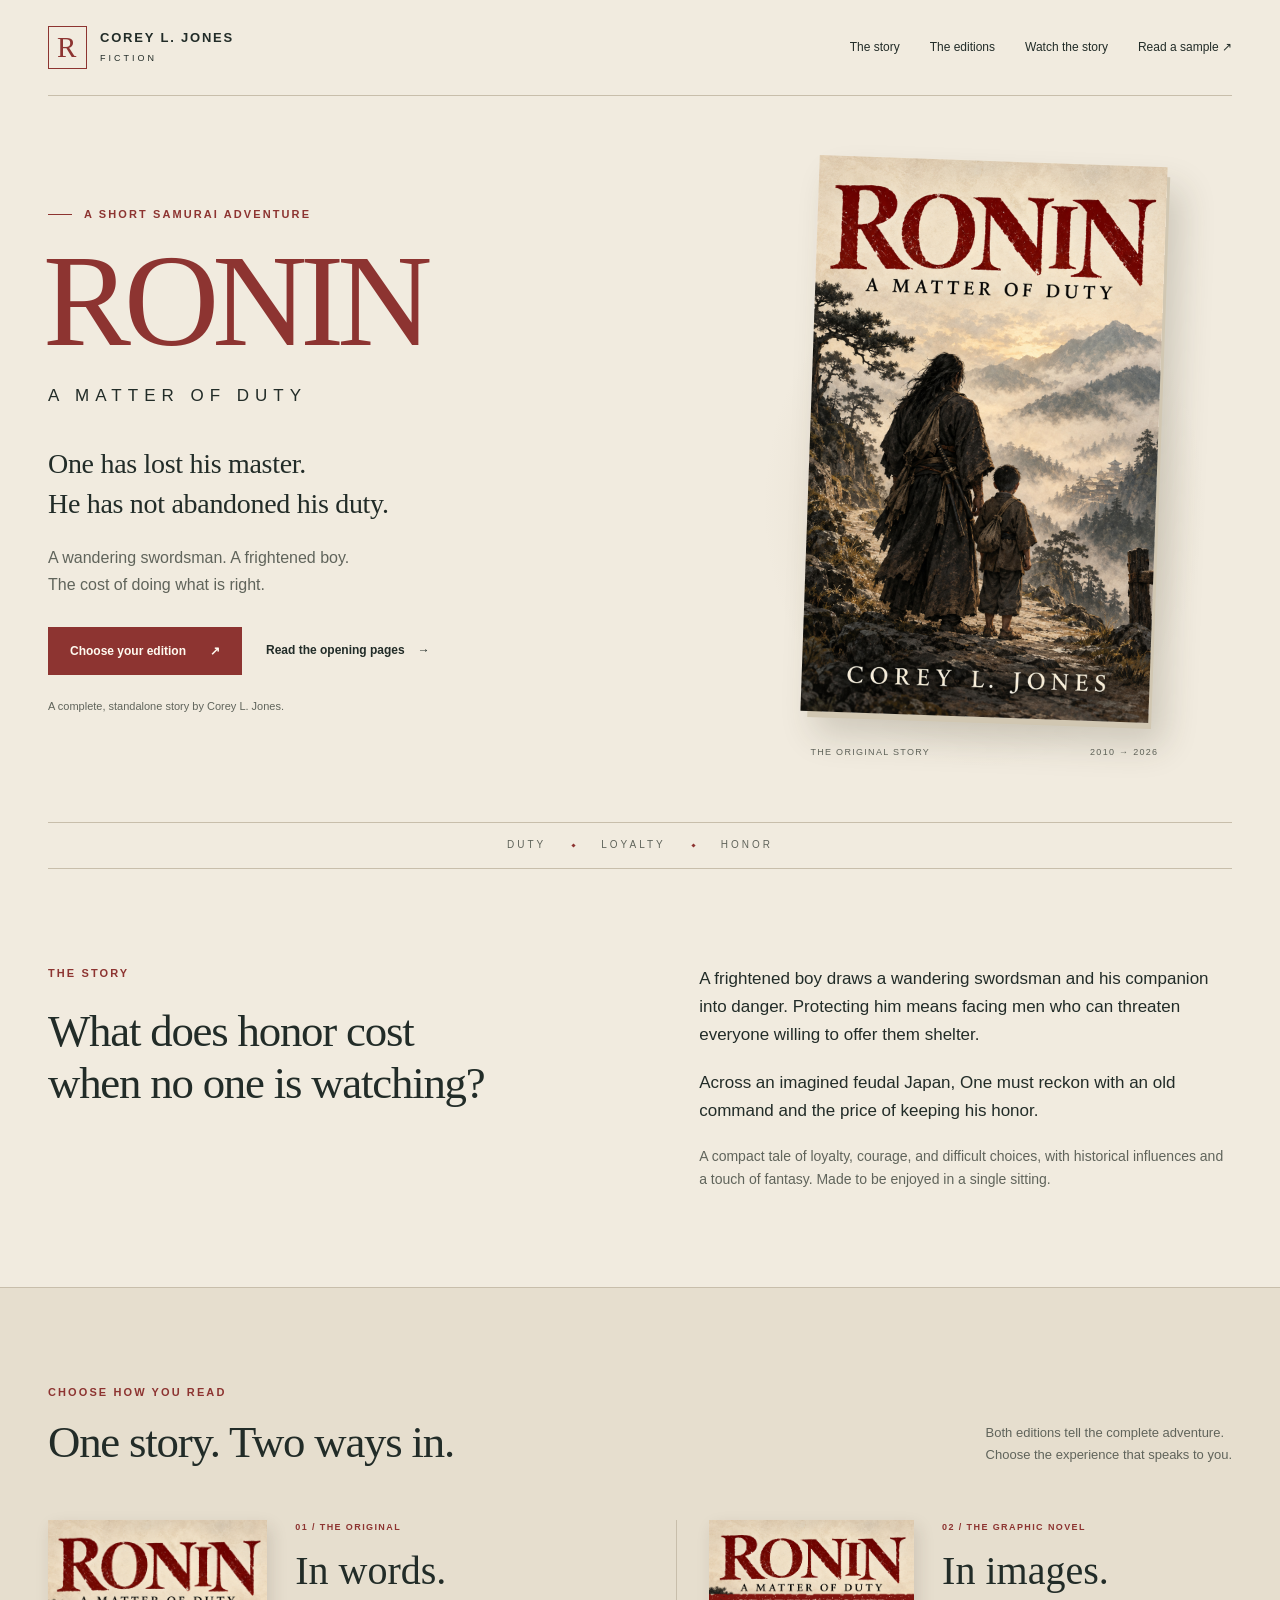
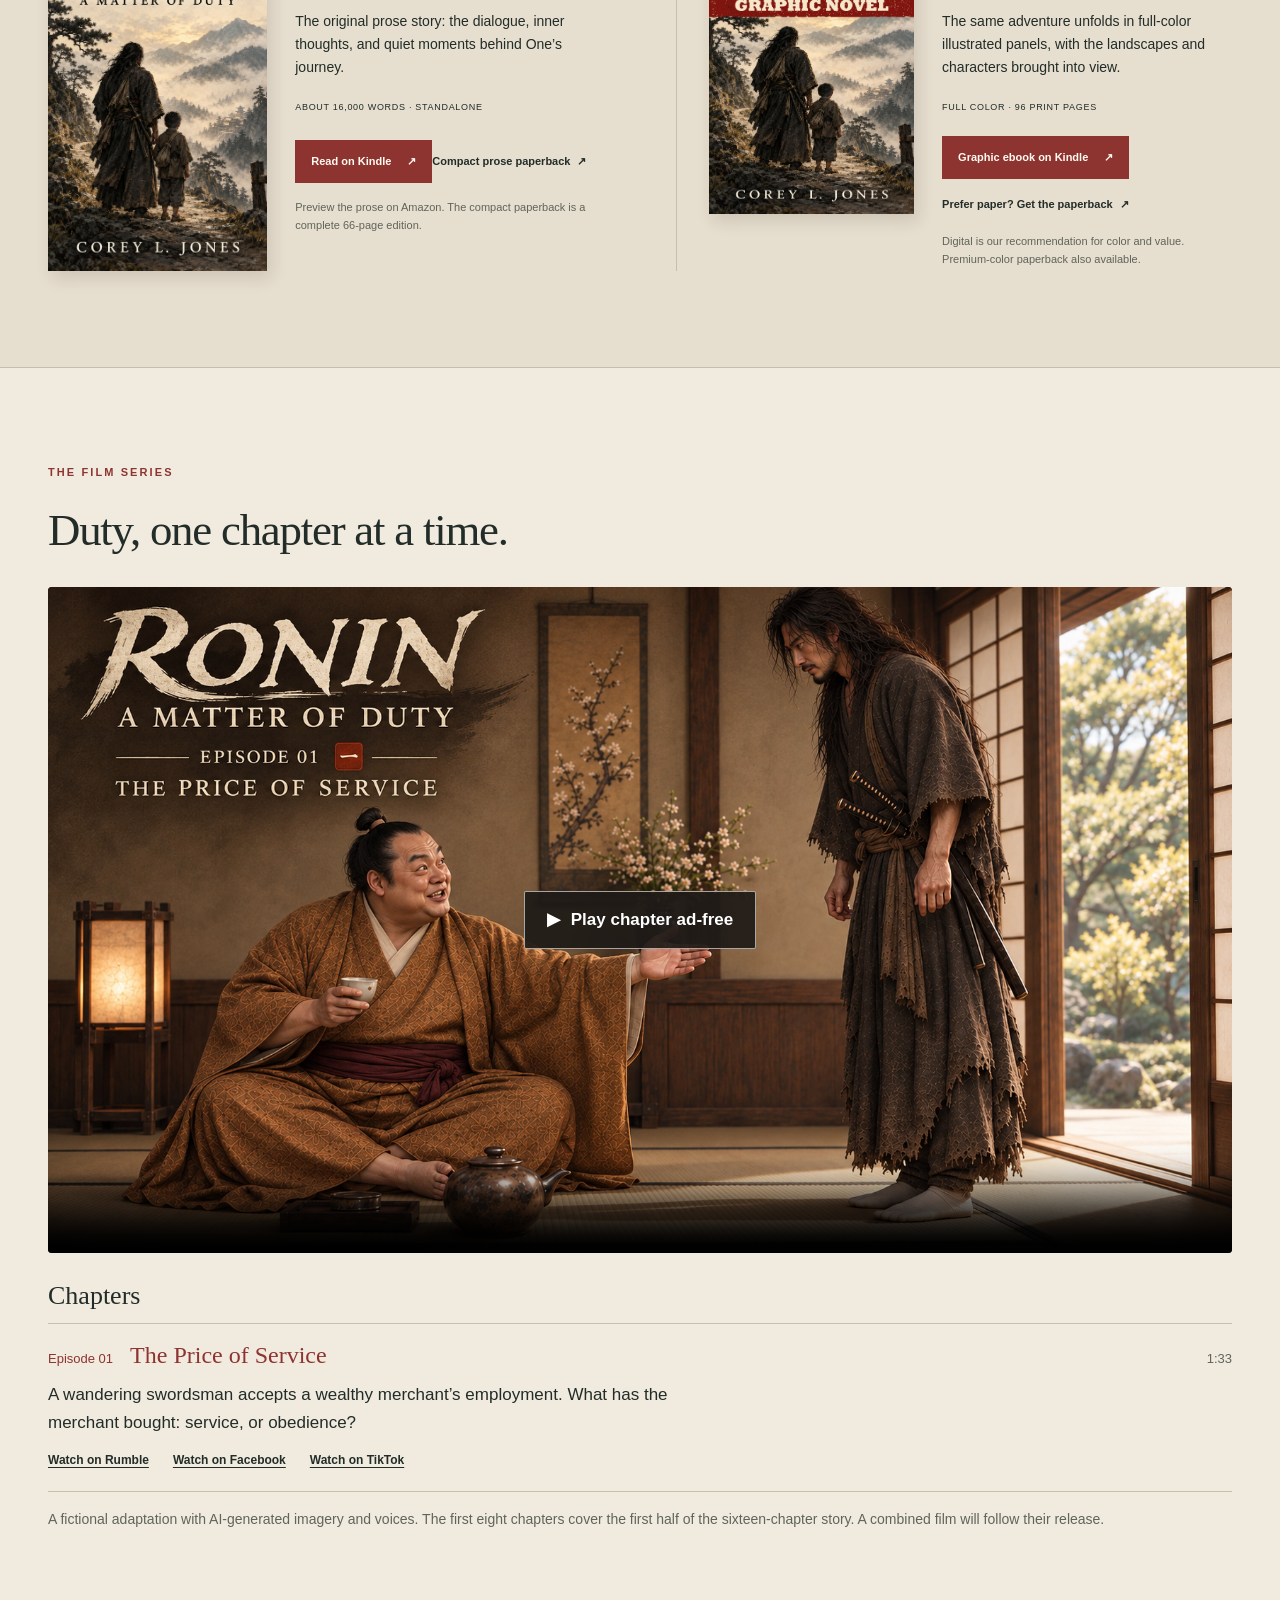
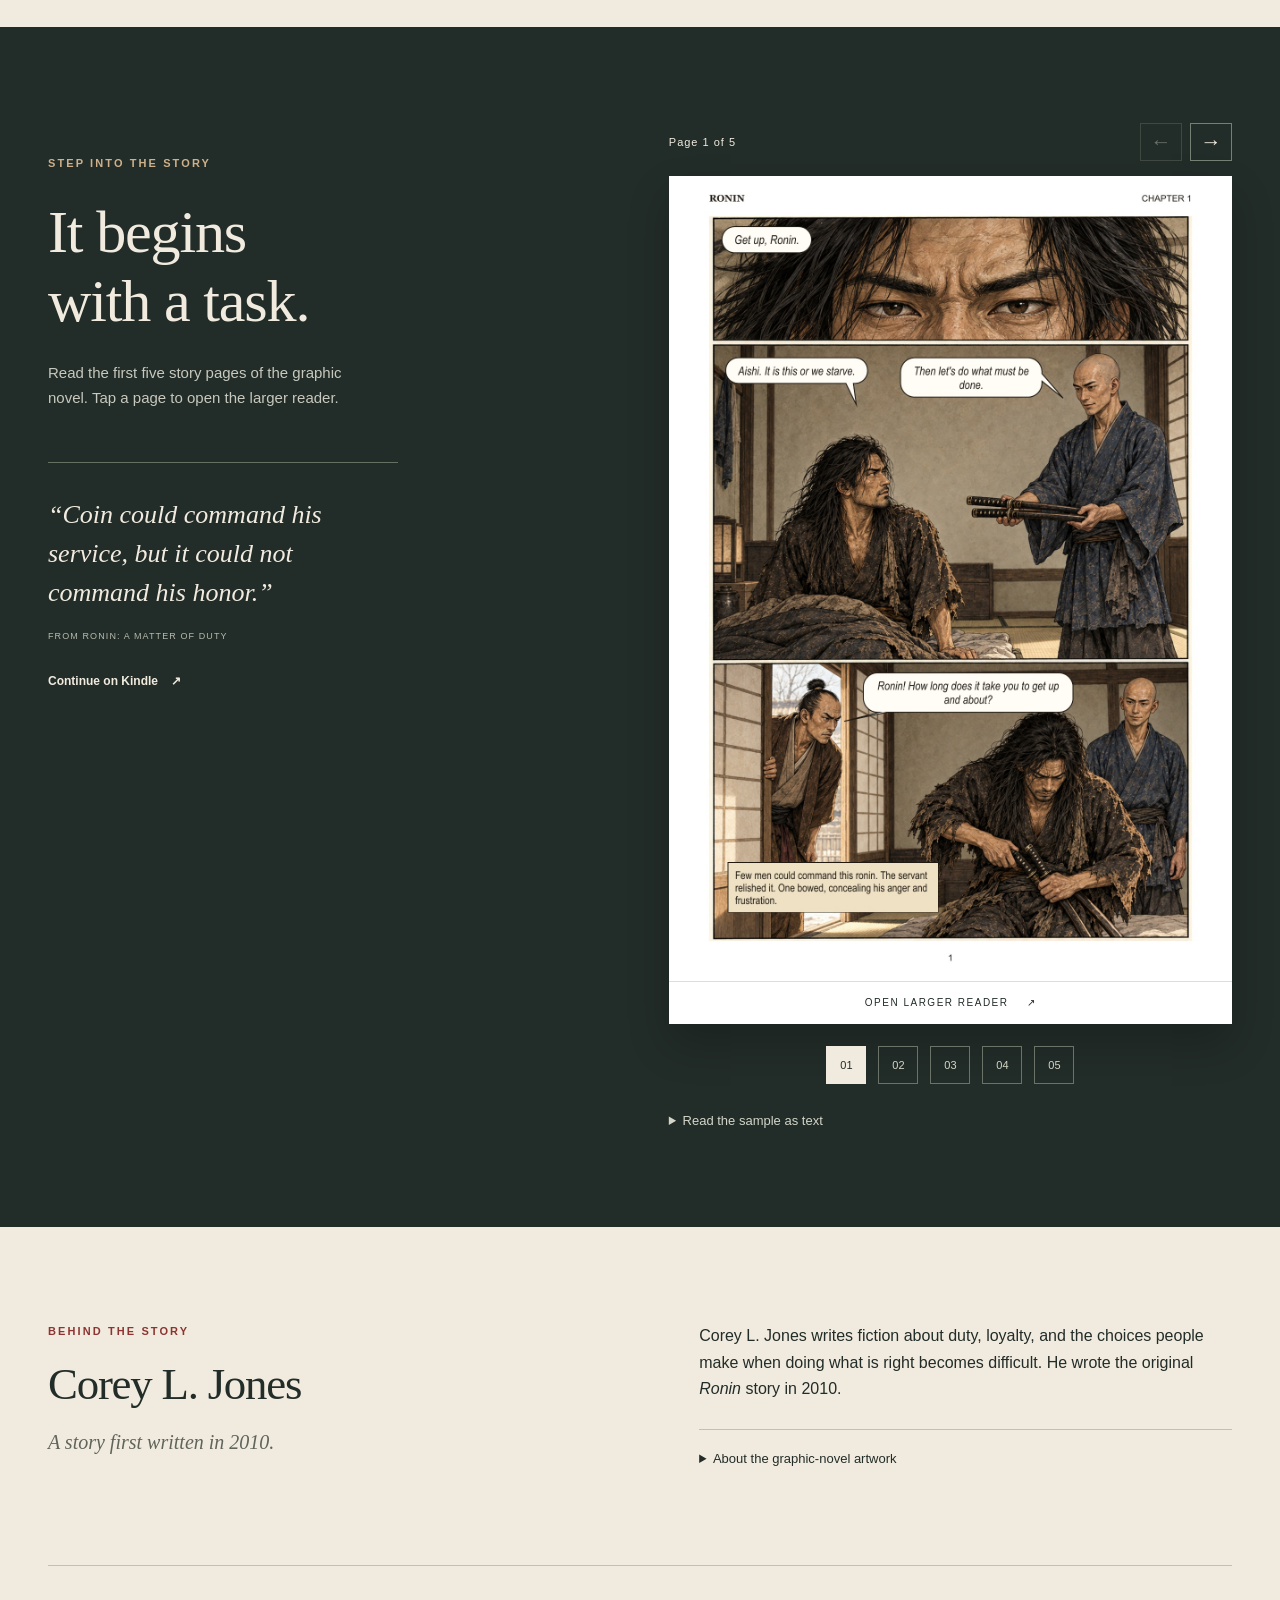
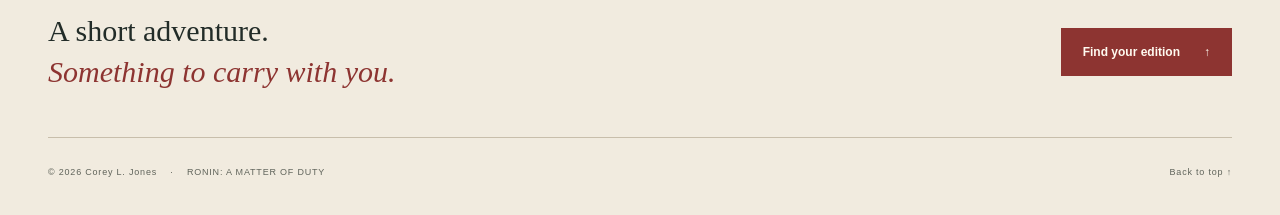
<file: public/ronin/index.html>
<!doctype html>
<html lang="en">
<head>
  <meta charset="utf-8">
  <meta name="viewport" content="width=device-width, initial-scale=1">
  <meta name="theme-color" content="#222c28">
  <title>Ronin: A Matter of Duty — Corey L. Jones</title>
  <meta name="description" content="A complete samurai adventure by Corey L. Jones. Discover Ronin: A Matter of Duty in original prose or a full-color graphic novel, and read the opening pages.">
  <link rel="canonical" href="https://echoofhumanity.net/ronin/">
  <link rel="icon" type="image/svg+xml" href="./assets/mark.svg">
  <meta property="og:type" content="book">
  <meta property="og:title" content="Ronin: A Matter of Duty — Corey L. Jones">
  <meta property="og:description" content="One has lost his master. He has not abandoned his duty. A complete samurai adventure in prose and full-color art.">
  <meta property="og:url" content="https://echoofhumanity.net/ronin/">
  <meta property="og:image" content="https://echoofhumanity.net/ronin/assets/share.jpg">
  <meta property="og:image:width" content="970">
  <meta property="og:image:height" content="600">
  <meta property="og:image:alt" content="Ronin: A Matter of Duty, original prose and graphic novel by Corey L. Jones">
  <meta name="twitter:card" content="summary_large_image">
  <link rel="stylesheet" href="./ronin.css">
  <script src="./ronin.js" defer></script>
  <script type="application/ld+json">
  {"@context":"https://schema.org","@type":"WebPage","name":"Ronin: A Matter of Duty","url":"https://echoofhumanity.net/ronin/","mainEntity":{"@type":"Book","name":"Ronin: A Matter of Duty","author":{"@type":"Person","name":"Corey L. Jones"},"inLanguage":"en","genre":["Samurai adventure","Fiction"],"image":"https://echoofhumanity.net/ronin/assets/prose-cover.jpg","workExample":[{"@type":"Book","name":"Ronin: A Matter of Duty","bookFormat":"https://schema.org/EBook","url":"https://www.amazon.com/dp/B0HL51H4W1"},{"@type":"Book","name":"Ronin: A Matter of Duty — Graphic Novel","bookFormat":"https://schema.org/EBook","url":"https://www.amazon.com/dp/B0HP73ZHTZ"},{"@type":"Book","name":"Ronin: A Matter of Duty — Graphic Novel","bookFormat":"https://schema.org/Paperback","isbn":"9798177969534","numberOfPages":96,"url":"https://www.amazon.com/dp/B0HP72GLCR"}]}}
  </script>
</head>
<body>
  <a class="skip" href="#main">Skip to content</a>
  <header class="masthead wrap" id="top">
    <a class="wordmark" href="#top" aria-label="Corey L. Jones, top of page"><span class="seal" aria-hidden="true">R</span><span>COREY L. JONES<small>FICTION</small></span></a>
    <nav aria-label="Ronin navigation"><a href="#story">The story</a><a href="#editions">The editions</a><a href="#film">Watch the story</a><a href="#sample">Read a sample <span aria-hidden="true">↗</span></a></nav>
  </header>
  <main id="main">
    <section class="hero wrap" aria-labelledby="book-title">
      <div class="hero-copy">
        <p class="eyebrow"><span></span> A SHORT SAMURAI ADVENTURE</p>
        <h1 id="book-title">RONIN</h1>
        <p class="subtitle">A MATTER OF DUTY</p>
        <p class="hero-hook">One has lost his master. <br><em>He has not abandoned his duty.</em></p>
        <p class="hero-description">A wandering swordsman. A frightened boy. <br>The cost of doing what is right.</p>
        <div class="actions"><a class="button primary" href="#editions">Choose your edition <span aria-hidden="true">↗</span></a><a class="text-link" href="#sample">Read the opening pages <span aria-hidden="true">→</span></a></div>
        <p class="hero-note">A complete, standalone story by Corey L. Jones.</p>
      </div>
      <figure class="hero-book"><div class="cover-shadow"><img src="./assets/prose-cover.jpg" width="1984" height="3172" fetchpriority="high" alt="Ronin: A Matter of Duty by Corey L. Jones. A swordsman and a boy walk toward a misty mountain valley."></div><figcaption>THE ORIGINAL STORY <span>2010 → 2026</span></figcaption></figure>
    </section>
    <div class="chapter-rule wrap" aria-hidden="true"><span>DUTY</span><i></i><span>LOYALTY</span><i></i><span>HONOR</span></div>
    <section class="story wrap section" id="story" aria-labelledby="story-title">
      <div><p class="eyebrow">THE STORY</p><h2 id="story-title">What does honor cost <br>when no one is watching?</h2></div>
      <div class="story-copy"><p>A frightened boy draws a wandering swordsman and his companion into danger. Protecting him means facing men who can threaten everyone willing to offer them shelter.</p><p>Across an imagined feudal Japan, One must reckon with an old command and the price of keeping his honor.</p><p class="quiet">A compact tale of loyalty, courage, and difficult choices, with historical influences and a touch of fantasy. Made to be enjoyed in a single sitting.</p></div>
    </section>
    <section class="editions section" id="editions" aria-labelledby="editions-title">
      <div class="wrap">
        <div class="section-heading"><div><p class="eyebrow">CHOOSE HOW YOU READ</p><h2 id="editions-title">One story. Two ways in.</h2></div><p>Both editions tell the complete adventure. <br>Choose the experience that speaks to you.</p></div>
        <div class="edition-grid">
          <article class="edition">
            <a class="edition-cover" href="https://www.amazon.com/dp/B0HL51H4W1" aria-label="View the original Ronin prose ebook on Amazon"><img src="./assets/prose-cover.jpg" width="1984" height="3172" loading="lazy" alt="Cover of the original Ronin prose edition"></a>
            <div class="edition-copy"><p class="edition-number">01 / THE ORIGINAL</p><h3>In words.</h3><p>The original prose story: the dialogue, inner thoughts, and quiet moments behind One’s journey.</p><p class="specs">ABOUT 16,000 WORDS · STANDALONE</p><a class="button primary" href="https://www.amazon.com/dp/B0HL51H4W1">Read on Kindle <span aria-hidden="true">↗</span></a><a class="text-link print-link" href="https://www.amazon.com/dp/B0HPYT8Q4J">Compact prose paperback <span aria-hidden="true">↗</span></a><p class="buy-note">Preview the prose on Amazon. The compact paperback is a complete 66-page edition.</p></div>
          </article>
          <article class="edition">
            <a class="edition-cover" href="https://www.amazon.com/dp/B0HP73ZHTZ" aria-label="View the Ronin graphic novel ebook on Amazon"><img src="./assets/graphic-cover.jpg" width="2100" height="3000" loading="lazy" alt="Ronin cover with a red Graphic Novel banner"></a>
            <div class="edition-copy"><p class="edition-number">02 / THE GRAPHIC NOVEL</p><h3>In images.</h3><p>The same adventure unfolds in full-color illustrated panels, with the landscapes and characters brought into view.</p><p class="specs">FULL COLOR · 96 PRINT PAGES</p><a class="button primary" href="https://www.amazon.com/dp/B0HP73ZHTZ">Graphic ebook on Kindle <span aria-hidden="true">↗</span></a><a class="text-link print-link" href="https://www.amazon.com/dp/B0HP72GLCR">Prefer paper? Get the paperback <span aria-hidden="true">↗</span></a><p class="buy-note">Digital is our recommendation for color and value. <br>Premium-color paperback also available.</p></div>
          </article>
        </div>
      </div>
    </section>
    <section class="wrap section" id="film" aria-labelledby="film-title">
      <p class="eyebrow">THE FILM SERIES</p>
      <h2 id="film-title">Duty, one chapter at a time.</h2>
      <div class="film-screen">
        <video id="ronin-player" controls playsinline preload="none" controlslist="nodownload" tabindex="0"
               aria-label="Episode 01 — The Price of Service" width="1920" height="1080"
               poster="./assets/episode-01.png" src="./assets/episode-01.mp4">
          <track kind="captions" srclang="en" label="English" src="./assets/episode-01.en.vtt">
        </video>
        <button class="film-play" id="film-play" type="button" aria-label="Play The Price of Service ad-free" hidden>
          <span class="film-play-label"><span aria-hidden="true">▶</span> Play chapter ad-free</span>
        </button>
      </div>
      <h3 class="film-list-title" id="chapters-title">Chapters</h3>
      <ol class="film-chapters" aria-labelledby="chapters-title">
        <li>
          <a class="chapter-choice" href="#ronin-player" aria-current="true"
             data-film="./assets/episode-01.mp4" data-poster="./assets/episode-01.png" data-captions="./assets/episode-01.en.vtt">
            <span class="chapter-number">Episode 01</span>
            <span class="chapter-name">The Price of Service</span>
            <span class="chapter-time">1:33</span>
          </a>
          <p>A wandering swordsman accepts a wealthy merchant’s employment. What has the merchant bought: service, or obedience?</p>
          <div class="actions film-links" role="group" aria-label="Watch The Price of Service on other platforms">
            <a class="text-link" href="https://rumble.com/v7isv8y-ronin-a-matter-of-duty-episode-01-the-price-of-service.html">Watch on Rumble</a>
            <a class="text-link" href="https://www.facebook.com/reel/2606499673194365">Watch on Facebook</a>
            <a class="text-link" href="https://www.tiktok.com/@echoofhumanity7/video/7711509911577955615">Watch on TikTok</a>
          </div>
        </li>
      </ol>
      <p class="film-note quiet">A fictional adaptation with AI-generated imagery and voices. The first eight chapters cover the first half of the sixteen-chapter story. A combined film will follow their release.</p>
    </section>
    <section class="sample section" id="sample" aria-labelledby="sample-title">
      <div class="wrap sample-layout">
        <div class="sample-intro"><p class="eyebrow">STEP INTO THE STORY</p><h2 id="sample-title">It begins <br>with a task.</h2><p>Read the first five story pages of the graphic novel. Tap a page to open the larger reader.</p><blockquote>“Coin could command his service, but it could not command his honor.”</blockquote><p class="quote-source">FROM <cite>RONIN: A MATTER OF DUTY</cite></p><a class="text-link light" href="https://www.amazon.com/dp/B0HP73ZHTZ">Continue on Kindle <span aria-hidden="true">↗</span></a></div>
        <div class="sample-gallery" aria-label="Graphic novel opening pages">
          <div class="sample-toolbar"><p id="sample-count" aria-live="polite">Page 1 of 5</p><div><button class="arrow" id="sample-prev" aria-label="Previous sample page" disabled>←</button><button class="arrow" id="sample-next" aria-label="Next sample page">→</button></div></div>
          <button class="page-open" id="page-open" aria-label="Open sample page 1 in the larger reader"><img id="sample-image" src="./assets/sample-1.jpg" width="1260" height="1800" loading="lazy" alt="Opening page: One and Aishi are called to work for a merchant."><span>OPEN LARGER READER <span aria-hidden="true">↗</span></span></button>
          <div class="page-tabs" aria-label="Choose a sample page"><button data-page="0" aria-label="Show sample page 1" aria-current="true">01</button><button data-page="1" aria-label="Show sample page 2">02</button><button data-page="2" aria-label="Show sample page 3">03</button><button data-page="3" aria-label="Show sample page 4">04</button><button data-page="4" aria-label="Show sample page 5">05</button></div>
          <details class="transcript"><summary>Read the sample as text</summary><div id="sample-transcript"><h3>Story page 1</h3><p>RONIN
CHAPTER 1
Get up, Ronin.
Aishi. It is this or we starve.
Then let&#39;s do what must be done.
Ronin! How long does it take you to get up and about?
Few men could command this ronin. The servant relished it. One bowed, concealing his anger and frustration.
1</p>
<h3>Story page 2</h3><p>RONIN
CHAPTER 1
So, you have finally come to see the truth of things, have you?
I am ready to serve.
Then come! Have a seat and enjoy some of this tea with me.
Ori had a famous swordsman at his service. Outside, Aishi&#39;s stare silenced the servant.
2</p>
<h3>Story page 3</h3><p>RONIN
CHAPTER 1
What an impeccable day it is! I never dreamed that such a man would come into my service!
I know this is such a tragedy for you, but do not worry.
You will see how beneficial this will be for both of us!
What is it you wish of me, Ori?
3</p>
<h3>Story page 4</h3><p>RONIN
CHAPTER 1
Please! Have some tea.
Refusing Ori&#39;s courtesies meant leaving empty-handed. One chose to comply.
He sipped the tea and chatted politely.
What seemed like hours passed. Aishi could hear their voices through the door, but not their words.
Come, we are set to a task.
One&#39;s expression gave nothing away.
4</p>
<h3>Story page 5</h3><p>RONIN
CHAPTER 1
Ori still smiled. Uneasy, Aishi asked what had happened.
We are set to a task.
Well, what is the task?
There is a place south of here, hidden from sight. Shipments pass through it, and we are to make sure they are secured.
One wanted to earn their payment and continue toward their true goal.
He would judge the task by what it asked of him when the truth revealed itself.
What are these shipments?
He did not say.
Why employ a famous swordsman merely to watch for thieves? The secret shipment must matter. Aishi quickened his step, eager for answers.
Coin could command his service, but it could not command his honor.
5</p></div></details>
          <noscript><p>JavaScript is off. Open the sample images directly: <a href="./assets/sample-1.jpg">1</a> · <a href="./assets/sample-2.jpg">2</a> · <a href="./assets/sample-3.jpg">3</a> · <a href="./assets/sample-4.jpg">4</a> · <a href="./assets/sample-5.jpg">5</a>.</p></noscript>
        </div>
      </div>
    </section>
    <section class="author wrap section" aria-labelledby="author-title">
      <div><p class="eyebrow">BEHIND THE STORY</p><h2 id="author-title">Corey L. Jones</h2><p class="author-subtitle">A story first written in 2010.</p></div>
      <div><p>Corey L. Jones writes fiction about duty, loyalty, and the choices people make when doing what is right becomes difficult. He wrote the original <em>Ronin</em> story in 2010.</p><details class="making"><summary>About the graphic-novel artwork</summary><p>Corey L. Jones wrote the original story. The graphic-novel illustrations were generated with AI and extensively revised under his direction, with repeated checks of the characters, dialogue, page layout, and physical print proofs.</p></details></div>
    </section>
    <section class="closing wrap"><p>A short adventure. <br><em>Something to carry with you.</em></p><a class="button primary" href="#editions">Find your edition <span aria-hidden="true">↑</span></a></section>
  </main>
  <footer class="footer wrap"><p>© 2026 Corey L. Jones <span>·</span> RONIN: A MATTER OF DUTY</p><a href="#top">Back to top ↑</a></footer>
  <dialog id="reader" aria-labelledby="reader-title">
    <div class="reader-bar"><h2 id="reader-title">Ronin · Opening pages</h2><button id="reader-close" class="button reader-close">Close <span aria-hidden="true">×</span></button></div>
    <div class="reader-controls"><button class="arrow" id="reader-prev" aria-label="Previous page in reader">←</button><p id="reader-count" aria-live="polite">Page 1 of 5</p><button id="reader-zoom" class="zoom" aria-pressed="false">Zoom in</button><button class="arrow" id="reader-next" aria-label="Next page in reader">→</button></div>
    <div class="reader-scroll"><img id="reader-image" src="./assets/sample-1.jpg" width="1260" height="1800" alt="Opening page of Ronin"></div>
  </dialog>
</body>
</html>
</file>
<file: public/ronin/ronin.css>
@charset "UTF-8";
:root{--paper:#f1ebdf;--paper-deep:#e6dece;--ink:#222c28;--muted:#60645b;--red:#8d3431;--line:#c8beab;--gold:#ceb18a;color-scheme:light}
*{box-sizing:border-box}html{scroll-behavior:smooth;scroll-padding-top:28px}body{margin:0;background:var(--paper);color:var(--ink);font:17px/1.65 Arial,Helvetica,sans-serif;-webkit-font-smoothing:antialiased}a{color:inherit;text-decoration:none}button{font:inherit;cursor:pointer}button:disabled{cursor:default;opacity:.35}img{display:block;max-width:100%;height:auto}h1,h2,h3,p,figure{margin:0}h2,h3{font-family:Georgia,'Times New Roman',serif;font-weight:400;line-height:1.15}h2{font-size:clamp(34px,3.5vw,49px);letter-spacing:-1.2px}h3{font-size:40px}p+p{margin-top:20px}a,button{touch-action:manipulation}:focus-visible{outline:3px solid var(--red);outline-offset:5px}.wrap{width:min(1200px,calc(100% - 96px));margin-inline:auto}.section{padding-block:96px}.eyebrow{font-size:11px;letter-spacing:2.1px;font-weight:700;color:var(--red);line-height:1.6;margin-bottom:24px}.skip{position:fixed;top:-100px;left:18px;background:var(--paper);padding:12px 20px;z-index:20}.skip:focus{top:12px}.masthead{display:flex;justify-content:space-between;align-items:center;padding-block:26px;border-bottom:1px solid var(--line);gap:24px}.wordmark{display:flex;align-items:center;gap:13px;font-size:13px;letter-spacing:1.8px;font-weight:700;line-height:1.3}.wordmark small{display:block;font-size:9px;letter-spacing:3px;font-weight:400;margin-top:6px}.seal{display:grid;place-items:center;width:39px;height:43px;border:1px solid var(--red);font:29px Georgia,serif;color:var(--red)}nav{display:flex;gap:30px;font-size:12px}nav a:hover,.text-link:hover,.footer a:hover{text-decoration:underline;text-underline-offset:6px}.hero{display:grid;grid-template-columns:1.2fr 1fr;gap:8%;align-items:center;padding-block:65px 62px}.hero .eyebrow{display:flex;align-items:center;gap:12px;margin-bottom:15px}.eyebrow span{width:24px;height:1px;background:var(--red)}h1{font:400 clamp(88px,10.3vw,151px)/.95 Georgia,'Times New Roman',serif;letter-spacing:-7px;color:var(--red);margin-left:-5px}.subtitle{letter-spacing:6px;font-size:17px;margin:18px 0 34px}.hero-hook{font:28px/1.42 Georgia,serif;letter-spacing:-.3px}.hero-hook em{font-style:normal}.hero-description{font-size:16px;color:var(--muted);margin-top:22px}.actions{display:flex;gap:24px;align-items:center;flex-wrap:wrap;margin-top:29px}.button{display:inline-flex;justify-content:center;align-items:center;gap:24px;padding:14px 21px;font-size:12px;line-height:1.5;font-weight:600;border:1px solid transparent;transition:background .15s,color .15s}.primary{color:#fffaf0;background:var(--red);border-color:var(--red)}.primary:hover{background:#692925;border-color:#692925}.text-link{font-size:12px;font-weight:600;display:inline-flex;gap:13px;align-items:center}.hero-note{font-size:11px;color:var(--muted);margin-top:22px}.hero-book{width:min(100%,348px);margin-inline:auto;position:relative}.hero-book:before{content:"";position:absolute;inset:12% -16% -3%;background:radial-gradient(ellipse,#b5a68c55,transparent 68%);z-index:-1}.cover-shadow{box-shadow:5px 8px 0 -2px #d1c7b2,15px 22px 35px #3d392632;transform:rotate(2deg)}.cover-shadow img{width:100%}.hero-book figcaption{display:flex;justify-content:space-between;font-size:9px;letter-spacing:1.3px;color:var(--muted);margin-top:28px}.chapter-rule{display:flex;gap:26px;align-items:center;border-top:1px solid var(--line);border-bottom:1px solid var(--line);padding-block:14px;font-size:10px;letter-spacing:3px;justify-content:center;color:var(--muted)}.chapter-rule i{height:3px;width:3px;background:var(--red);transform:rotate(45deg)}.story{display:grid;grid-template-columns:1fr 1fr;gap:10%}.story-copy{max-width:560px;font-size:17px}.quiet{font-size:14px;color:var(--muted)}.editions{background:var(--paper-deep);border-block:1px solid var(--line)}.section-heading{display:flex;justify-content:space-between;gap:30px;align-items:end;margin-bottom:52px}.section-heading .eyebrow{margin-bottom:15px}.section-heading>p{font-size:13px;color:var(--muted);padding-bottom:3px}.edition-grid{display:grid;grid-template-columns:1fr 1fr;gap:6%}.edition{display:grid;grid-template-columns:.78fr 1.1fr;gap:28px;align-items:start}.edition+.edition{border-left:1px solid var(--line);padding-left:32px}.edition-cover img{width:100%;box-shadow:4px 7px 16px #33271c22}.edition-number{font-size:9px;letter-spacing:1.4px;color:var(--red);font-weight:700;margin-bottom:13px}.edition-copy>p:not(.edition-number):not(.specs):not(.buy-note){font-size:14px;line-height:1.65;margin-top:16px}.specs{font-size:9px;letter-spacing:.7px;margin:21px 0}.edition .button{font-size:11px;gap:16px;padding:12px 15px}.print-link{font-size:11px;margin-top:17px;gap:7px;line-height:1.6}.buy-note{font-size:11px;line-height:1.65;color:var(--muted);margin-top:15px}.sample{background:var(--ink);color:var(--paper)}.sample-layout{display:grid;grid-template-columns:.85fr 1fr;gap:12%;align-items:start}.sample-intro{padding-top:32px;position:sticky;top:38px}.sample .eyebrow{color:var(--gold)}.sample h2{font-size:clamp(43px,4.7vw,68px)}.sample-intro>p:not(.eyebrow):not(.quote-source){font-size:15px;max-width:330px;color:#c8c9be;margin-top:26px}.sample blockquote{font:italic 26px/1.5 Georgia,serif;margin:52px 0 17px;border-top:1px solid #647062;padding-top:32px;max-width:350px}.quote-source{font-size:9px;letter-spacing:1.1px;color:#b6bbae}.quote-source cite{font-style:normal}.light{color:var(--paper);margin-top:28px}.sample-toolbar{display:flex;align-items:center;justify-content:space-between;font-size:11px;letter-spacing:1px;margin-bottom:15px}.sample-toolbar>div{display:flex;gap:8px}.arrow{display:inline-grid;place-items:center;width:42px;height:38px;border:1px solid #758074;color:var(--paper);background:transparent;font-size:21px;line-height:1}.arrow:hover:not(:disabled){background:#3b4840}.sample :focus-visible,dialog :focus-visible{outline-color:var(--gold)}.page-open{display:block;width:100%;padding:0;border:0;background:white;text-align:center;box-shadow:0 20px 40px #0003}.page-open img{width:100%;aspect-ratio:7/10;object-fit:contain}.page-open>span{display:flex;align-items:center;justify-content:center;gap:18px;padding:13px;color:var(--ink);font-size:10px;letter-spacing:1.5px;border-top:1px solid #ddd}.page-tabs{display:flex;gap:12px;justify-content:center;margin-top:22px}.page-tabs button{width:40px;height:38px;color:#d6d5c7;border:1px solid #6b7369;background:transparent;font-size:11px}.page-tabs button[aria-current=true]{background:var(--paper);color:var(--ink);border-color:var(--paper)}.transcript{margin-top:26px;font-size:13px;color:#d3d5c9}.transcript summary{cursor:pointer;text-underline-offset:4px}.transcript div{margin-top:20px;white-space:pre-line}.transcript h3{font:600 14px Arial,sans-serif;margin-top:22px}.transcript p{margin-top:12px}.author{display:grid;grid-template-columns:1fr 1fr;gap:10%;font-size:16px}.author .eyebrow{margin-bottom:18px}.author-subtitle{font:italic 20px Georgia,serif;color:var(--muted);margin-top:20px}.making{border-top:1px solid var(--line);margin-top:26px;padding-top:18px;font-size:13px;color:var(--muted)}.making summary{cursor:pointer;color:var(--ink)}.making p{margin-top:16px}.closing{border-block:1px solid var(--line);padding-block:45px;display:flex;align-items:center;justify-content:space-between;gap:30px}.closing p{font:30px/1.35 Georgia,serif}.closing em{color:var(--red)}.footer{padding-block:27px 35px;display:flex;justify-content:space-between;align-items:center;gap:22px;font-size:9px;letter-spacing:.8px;color:var(--muted)}.footer span{padding-inline:10px}.footer a{white-space:nowrap}dialog{padding:0;border:1px solid #657268;background:var(--ink);color:var(--paper);width:min(94vw,1000px);max-width:none;max-height:95dvh;overflow:hidden}dialog::backdrop{background:#101711eb}.reader-bar{display:flex;align-items:center;justify-content:space-between;gap:16px;padding:12px 20px;border-bottom:1px solid #5b685d}.reader-bar h2{font:16px Georgia,serif;letter-spacing:0}.reader-close{background:var(--paper);color:var(--ink);padding:9px 15px}.reader-controls{display:flex;align-items:center;justify-content:center;gap:25px;padding:10px}.reader-controls p{font-size:11px;margin:0}.reader-scroll{overflow:auto;max-height:calc(95dvh - 135px);padding:0 18px 20px;overscroll-behavior:contain}.reader-scroll img{width:100%;height:auto}.reader-open{overflow:hidden}
@media(min-width:1500px){.hero{padding-block:80px}.hero-book{width:370px}}
@media(max-width:1100px){.wrap{width:calc(100% - 64px)}.hero{gap:6%}.hero-hook{font-size:24px}.hero-book{max-width:310px}.subtitle{font-size:15px;letter-spacing:4px}.edition-grid{gap:4%}.edition{grid-template-columns:1fr;gap:24px}.edition-cover{width:160px}.edition+.edition{padding-left:30px}.edition-copy>p{max-width:340px}.section-heading>p{max-width:280px}.sample-layout{gap:8%}.actions{gap:16px}.sample blockquote{font-size:24px}}
@media(max-width:700px){.wrap{width:calc(100% - 40px)}.section{padding-block:60px}.masthead{padding-block:18px;gap:20px;align-items:center}.wordmark{font-size:10px;letter-spacing:1px;gap:8px}.wordmark small{font-size:8px}.seal{width:30px;height:34px;font-size:24px}nav{gap:14px;font-size:10px}nav a:first-child{display:none}nav a span{display:none}.hero{grid-template-columns:1fr;padding-block:42px 38px;gap:38px}.hero .eyebrow{font-size:9px;margin-bottom:17px}h1{font-size:clamp(82px,20vw,126px);letter-spacing:-5px}.subtitle{font-size:13px;letter-spacing:4px;margin:16px 0 26px}.hero-hook{font-size:23px}.hero-description{font-size:14px;margin-top:19px}.hero-description br{display:none}.actions{gap:18px;margin-top:24px}.button{padding:13px 17px}.hero-note{font-size:10px}.hero-book{width:68%;max-width:265px}.hero-book figcaption{font-size:8px;letter-spacing:1px}.chapter-rule{gap:20px;font-size:9px;letter-spacing:2px}.story{grid-template-columns:1fr;gap:28px}.eyebrow{margin-bottom:17px}.story h2 br{display:none}.story-copy{font-size:16px}.quiet{font-size:14px}.section-heading{display:block;margin-bottom:32px}.section-heading>p{margin-top:20px;max-width:none}.edition-grid{grid-template-columns:1fr;gap:38px}.edition{grid-template-columns:110px 1fr;gap:22px}.edition+.edition{padding:34px 0 0;border-left:0;border-top:1px solid var(--line)}.edition-cover{width:100%}.edition-number{font-size:8px;letter-spacing:1px}h3{font-size:34px}.edition-copy>p:not(.edition-number):not(.specs):not(.buy-note){font-size:13px}.specs{font-size:8px;letter-spacing:.2px}.edition .button{font-size:10px;padding:11px 12px;gap:10px}.print-link{font-size:10px}.buy-note{font-size:10px}.sample-layout{grid-template-columns:1fr;gap:35px}.sample-intro{position:static;padding:0}.sample h2{font-size:46px}.sample h2 br{display:none}.sample-intro>p:not(.eyebrow):not(.quote-source){max-width:none;margin-top:20px}.sample blockquote{font-size:24px;max-width:none;margin-top:30px;padding-top:25px}.sample-gallery{max-width:490px;margin:auto;width:100%}.author{grid-template-columns:1fr;gap:26px}.author-subtitle{font-size:19px}.closing{padding-block:30px;align-items:start;flex-direction:column;gap:24px}.closing p{font-size:26px}.footer{flex-direction:column;align-items:start;gap:12px;padding-block:25px;font-size:8px}.reader-bar{padding:10px 12px}.reader-bar h2{font-size:14px}dialog{width:100%;height:100dvh;max-height:100dvh;margin:0}.reader-scroll{padding:0 0 15px;max-height:calc(100dvh - 124px)}.reader-close{font-size:11px}.reader-controls{padding:8px}.transcript{font-size:12px}}
@media(prefers-reduced-motion:reduce){html{scroll-behavior:auto}*{transition:none!important}}
.zoom{border:1px solid #758074;background:transparent;color:var(--paper);padding:8px 10px;font-size:11px;min-height:38px}.zoom:hover{background:#3b4840}.reader-scroll.is-zoomed img{width:200%;max-width:none}.reader-controls{gap:16px}.reader-scroll{scrollbar-width:auto}

.film-screen {
  position: relative;
  margin-top: 30px;
  background: #101511;
  border-radius: 4px;
  overflow: hidden;
}
.film-screen video {
  display: block;
  width: 100%;
  height: auto;
  aspect-ratio: 16 / 9;
}
.film-play:not([hidden]) {
  position: absolute;
  inset: 0 0 3rem;
  display: grid;
  place-items: center;
  width: 100%;
  padding: 3rem 0 0;
  border: 0;
  color: white;
  background: transparent;
}
.film-play-label {
  display: inline-flex;
  align-items: center;
  gap: .65em;
  padding: .8em 1.25em;
  border: 1px solid #fff9;
  border-radius: 2px;
  background: #201b18ed;
  font-weight: 600;
}
.film-play:hover .film-play-label, .film-play:focus-visible .film-play-label {
  background: var(--red);
}
.film-list-title {
  margin: 28px 0 12px;
  font-size: 26px;
}
.film-chapters {
  list-style: none;
  padding: 0;
  margin: 0;
}
.film-chapters li {
  padding: 16px 0 20px;
  border-block-start: 1px solid var(--line);
}
.chapter-choice {
  display: flex;
  flex-wrap: wrap;
  align-items: baseline;
  gap: .35em 1em;
  color: var(--red);
}
.chapter-choice:hover .chapter-name { text-decoration: underline; }
.chapter-number, .chapter-time {
  font-size: 13px;
  font-variant-numeric: tabular-nums;
}
.chapter-name { font: 24px/1.3 Georgia, serif; }
.chapter-time { margin-inline-start: auto; color: var(--muted); }
.film-chapters p { margin-top: 10px; max-width: 70ch; }
.film-links { margin-top: 14px; }
.film-links a { text-decoration: underline; text-underline-offset: 3px; }
.film-note { border-top: 1px solid var(--line); padding-top: 16px; }
</file>
